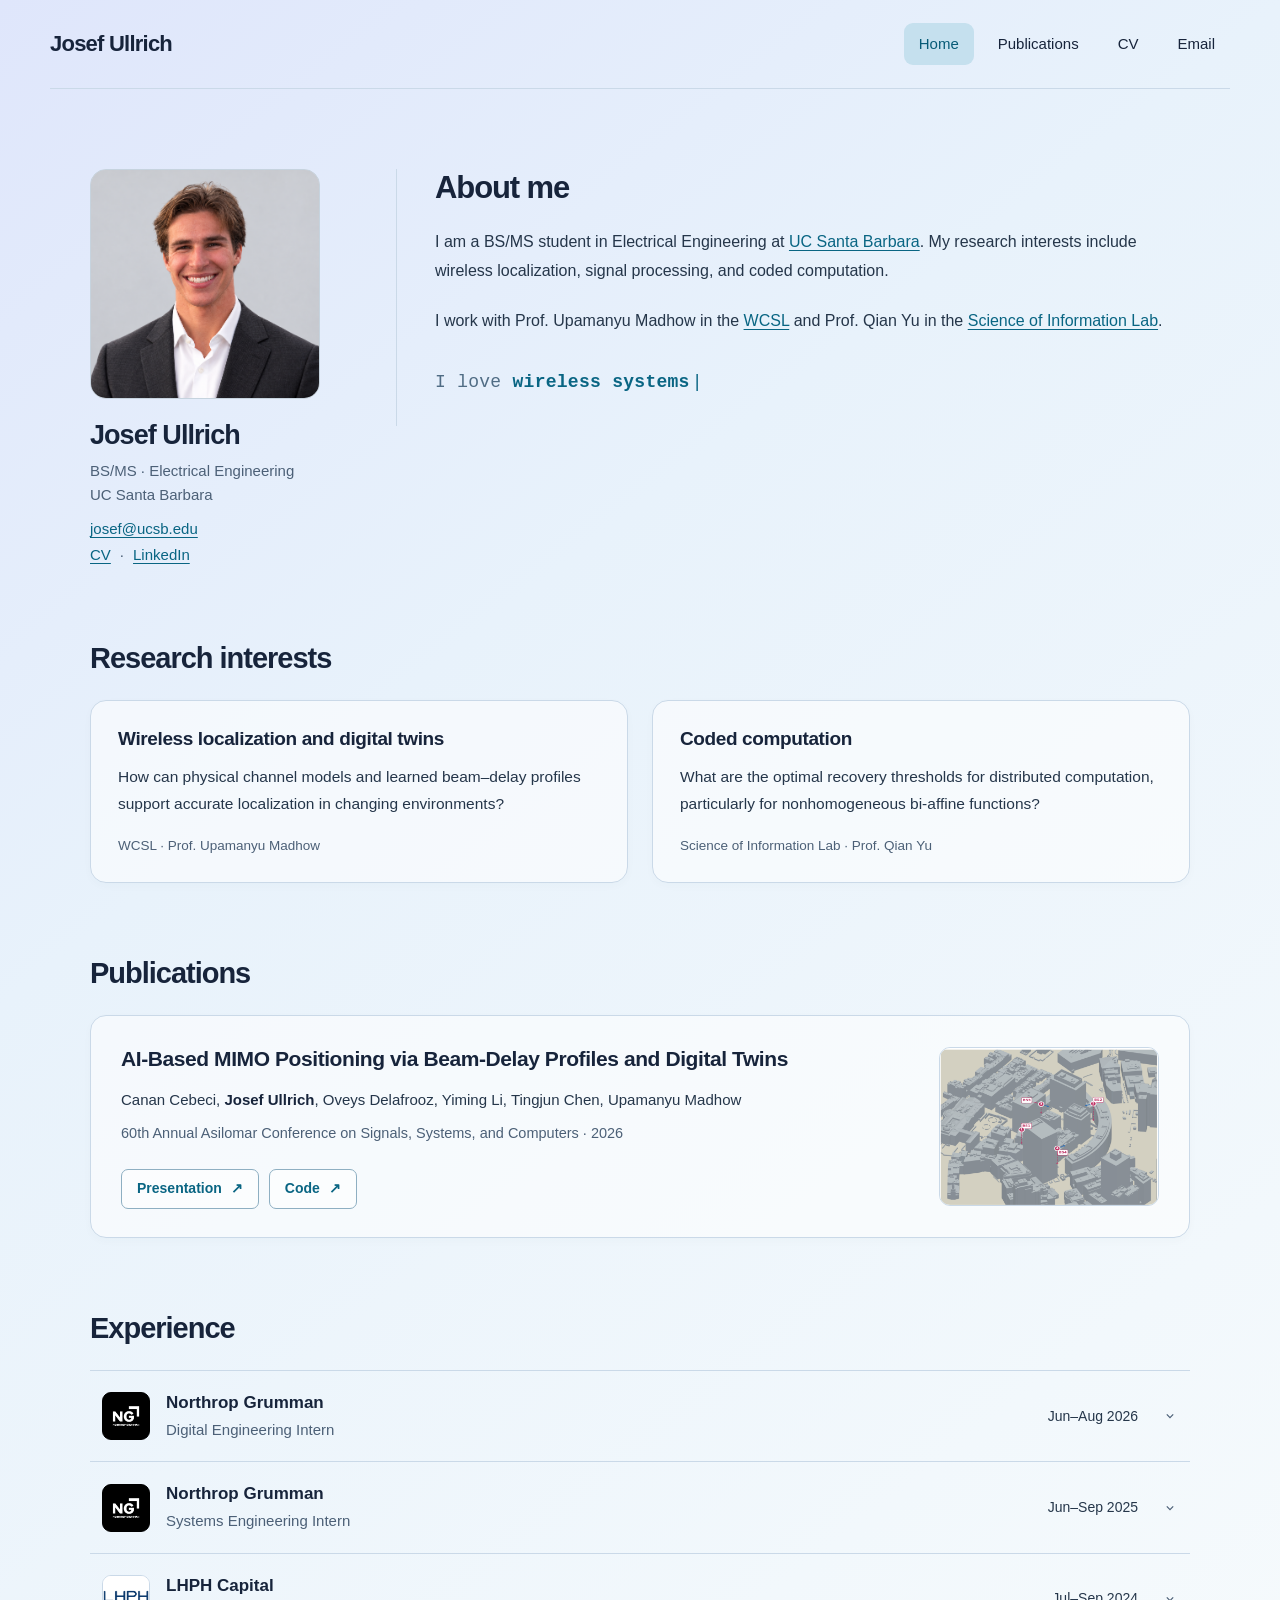
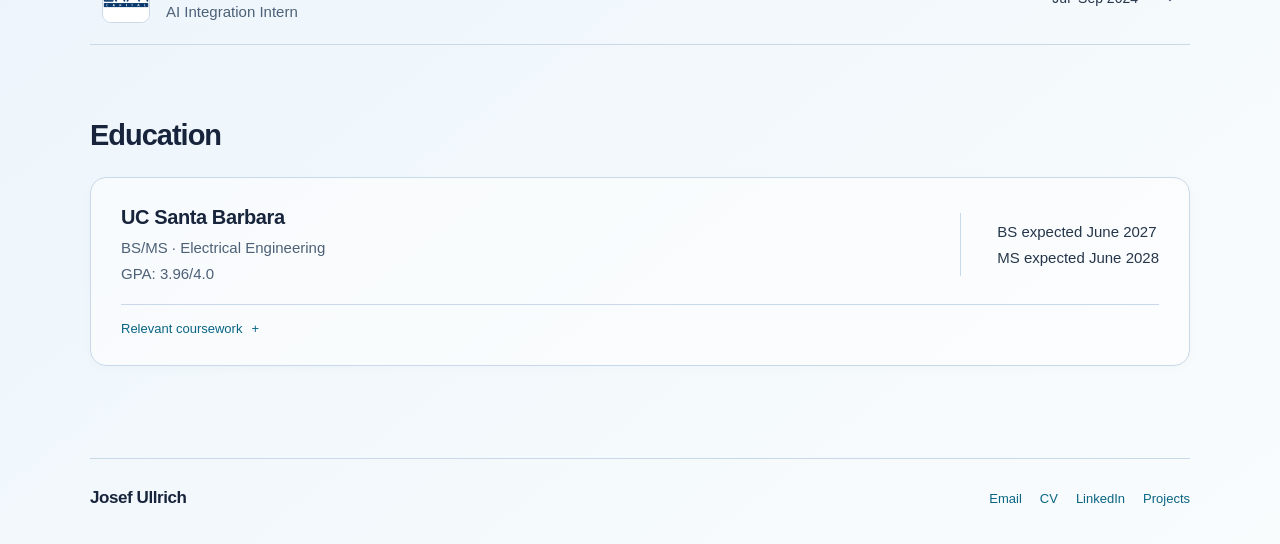
<file: index.html>
<!DOCTYPE html>
<html lang="en">
<head>
  <meta charset="UTF-8" />
  <meta name="viewport" content="width=device-width, initial-scale=1" />
  <meta name="theme-color" content="#e3ecfa" />
  <title>Josef Ullrich | Electrical Engineering</title>
  <meta name="description" content="Josef Ullrich is a BS/MS student in Electrical Engineering at UC Santa Barbara, researching wireless localization, signal processing, and coded computation." />
  <meta name="author" content="Josef Ullrich" />
  <link rel="canonical" href="https://josefullrich.com/" />
  <link rel="icon" type="image/svg+xml" href="assets/favicon.svg" />
  <meta property="og:type" content="website" />
  <meta property="og:site_name" content="Josef Ullrich" />
  <meta property="og:title" content="Josef Ullrich | Electrical Engineering" />
  <meta property="og:description" content="Josef Ullrich is a BS/MS student in Electrical Engineering at UC Santa Barbara, researching wireless localization, signal processing, and coded computation." />
  <meta property="og:url" content="https://josefullrich.com/" />
  <meta property="og:image" content="https://josefullrich.com/assets/headshot-lighter.png" />
  <meta property="og:image:alt" content="Josef Ullrich" />
  <meta name="twitter:card" content="summary" />
  <meta name="twitter:title" content="Josef Ullrich | Electrical Engineering" />
  <meta name="twitter:description" content="Josef Ullrich is a BS/MS student in Electrical Engineering at UC Santa Barbara, researching wireless localization, signal processing, and coded computation." />
  <meta name="twitter:image" content="https://josefullrich.com/assets/headshot-lighter.png" />
  <link rel="stylesheet" href="styles.css?v=20261117-4" />
  <script src="script.js?v=20261117-2" defer></script>
</head>
<body>
  <a class="skip-link" href="#main">Skip to content</a>
  <header class="site-header">
    <div class="site-header-inner">
      <a class="wordmark" href="./">Josef Ullrich</a>
      <nav class="site-nav" aria-label="Main navigation">
        <a href="./" aria-current="page">Home</a>
        <a href="publications.html">Publications</a>
        <a href="assets/resume.pdf" target="_blank" rel="noopener">CV</a>
        <a href="mailto:josef@ucsb.edu">Email</a>
      </nav>
    </div>
  </header>

  <main id="main" class="container home-content">
    <section class="introduction" id="about" aria-labelledby="about-heading">
      <div class="profile">
        <div class="portrait-frame">
          <img class="portrait" src="assets/headshot-lighter.png" width="1254" height="1254" alt="Josef Ullrich" fetchpriority="high" />
        </div>
        <div class="profile-copy">
          <h1>Josef Ullrich</h1>
          <p class="profile-affiliation">BS/MS &middot; Electrical Engineering<br />UC Santa Barbara</p>
          <a class="profile-email" href="mailto:josef@ucsb.edu">josef@ucsb.edu</a>
          <div class="profile-links">
            <a href="assets/resume.pdf" target="_blank" rel="noopener">CV</a>
            <span aria-hidden="true">&middot;</span>
            <a href="https://www.linkedin.com/in/josefullrich/" target="_blank" rel="noopener">LinkedIn</a>
          </div>
        </div>
      </div>
      <div class="biography">
        <h2 id="about-heading">About me</h2>
        <p>I am a BS/MS student in Electrical Engineering at <a href="https://engineering.ucsb.edu/">UC Santa Barbara</a>. My research interests include wireless localization, signal processing, and coded computation.</p>
        <p>I work with Prof. Upamanyu Madhow in the <a href="https://wcsl.ece.ucsb.edu/">WCSL</a> and Prof. Qian Yu in the <a href="https://sil.ece.ucsb.edu/">Science of Information Lab</a>.</p>
        <p class="interests-line">
          <span class="sr-only">I love wireless systems, surfing, signal processing, chess, integrated sensing and communications, and coded computation.</span>
          <span aria-hidden="true">I love <span class="typed-interest" data-typing>wireless systems</span><span class="typing-cursor">|</span></span>
        </p>
      </div>
    </section>

    <section class="home-section" id="research" aria-labelledby="research-heading">
      <h2 id="research-heading">Research interests</h2>
      <div class="research-grid">
        <article class="interest-card">
          <h3>Wireless localization and digital twins</h3>
          <p>How can physical channel models and learned beam–delay profiles support accurate localization in changing environments?</p>
          <p class="interest-affiliation">WCSL &middot; Prof. Upamanyu Madhow</p>
        </article>
        <article class="interest-card">
          <h3>Coded computation</h3>
          <p>What are the optimal recovery thresholds for distributed computation, particularly for nonhomogeneous bi-affine functions?</p>
          <p class="interest-affiliation">Science of Information Lab &middot; Prof. Qian Yu</p>
        </article>
      </div>
    </section>

    <section class="home-section" id="publications" aria-labelledby="publications-heading">
      <h2 id="publications-heading">Publications</h2>
      <article class="publication-card publication-with-image" aria-labelledby="mimo-title">
        <div class="publication-copy">
          <h3 id="mimo-title">AI-Based MIMO Positioning via Beam-Delay Profiles and Digital Twins</h3>
          <p class="publication-authors">Canan Cebeci, <strong>Josef Ullrich</strong>, Oveys Delafrooz, Yiming Li, Tingjun Chen, Upamanyu Madhow</p>
          <p class="publication-venue">60th Annual Asilomar Conference on Signals, Systems, and Computers &middot; 2026</p>
          <div class="publication-links">
            <a class="button" href="assets/pdfs/asilomar-2026-presentation.pdf" target="_blank" rel="noopener">Presentation <span aria-hidden="true">↗</span></a>
            <a class="button" href="https://github.com/WCSL-UCSB/digital-twin-based-positioning" target="_blank" rel="noopener">Code <span aria-hidden="true">↗</span></a>
          </div>
        </div>
        <img class="publication-image" src="assets/bostontwin-cambridge-layout.png" width="814" height="584" alt="Boston Cambridge digital twin with four labeled base stations among the buildings" loading="lazy" decoding="async" />
      </article>
    </section>

    <section class="home-section" id="experience" aria-labelledby="experience-heading">
      <h2 id="experience-heading">Experience</h2>
      <div class="experience-list">
      <details class="experience-entry">
        <summary>
          <span class="experience-heading">
            <img class="experience-logo experience-logo-northrop" src="assets/northropgrumman.png" width="48" height="48" alt="" loading="lazy" decoding="async" />
            <span class="experience-identity"><span class="experience-employer">Northrop Grumman</span><span class="experience-role">Digital Engineering Intern</span></span>
          </span>
          <span class="experience-date">Jun–Aug 2026</span>
          <svg class="disclosure-arrow" aria-hidden="true" viewBox="0 0 20 20" fill="none"><path d="m6 8 4 4 4-4" /></svg>
        </summary>
        <div class="experience-details"><ul>
                <li>Coded, tested, and debugged FPGA verification modules.</li>
                <li>Translated verification requirements into sequence diagrams, outlining specific OSVVM calls and messages between verification components.</li>
                <li>Adhered to strict coding standards and documentation requirements in preparation for an ICDR (Internal Critical Design Review).</li>
              </ul></div>
      </details>
      <details class="experience-entry">
        <summary>
          <span class="experience-heading">
            <img class="experience-logo experience-logo-northrop" src="assets/northropgrumman.png" width="48" height="48" alt="" loading="lazy" decoding="async" />
            <span class="experience-identity"><span class="experience-employer">Northrop Grumman</span><span class="experience-role">Systems Engineering Intern</span></span>
          </span>
          <span class="experience-date">Jun–Sep 2025</span>
          <svg class="disclosure-arrow" aria-hidden="true" viewBox="0 0 20 20" fill="none"><path d="m6 8 4 4 4-4" /></svg>
        </summary>
        <div class="experience-details"><ul>
                <li>Reviewed redlined engineering drawings for errors, working closely with the engineering team.</li>
                <li>Designed, tested, and installed toolbox cutouts for the manufacturing floor, improving efficiency and reducing lost tools.</li>
                <li>Gained exposure to professional manufacturing, workplace communication, and defense workflows.</li>
              </ul></div>
      </details>
      <details class="experience-entry">
        <summary>
          <span class="experience-heading">
            <img class="experience-logo" src="assets/lhph.png" width="48" height="48" alt="" loading="lazy" decoding="async" />
            <span class="experience-identity"><span class="experience-employer">LHPH Capital</span><span class="experience-role">AI Integration Intern</span></span>
          </span>
          <span class="experience-date">Jul–Sep 2024</span>
          <svg class="disclosure-arrow" aria-hidden="true" viewBox="0 0 20 20" fill="none"><path d="m6 8 4 4 4-4" /></svg>
        </summary>
        <div class="experience-details"><ul>
                <li>Implemented an AI-powered chatbot using Microsoft Azure OpenAI within the company&rsquo;s React web application, enabling secure access to proprietary data.</li>
                <li>Integrated ChatGPT into company workflows to support AI-driven insights and streamline business processes.</li>
              </ul></div>
      </details>
      </div>
    </section>

    <section class="home-section" id="education" aria-labelledby="education-heading">
      <h2 id="education-heading">Education</h2>
      <article class="education-card">
        <div class="education-summary">
          <div>
            <h3>UC Santa Barbara</h3>
            <p>BS/MS &middot; Electrical Engineering</p>
            <p>GPA: 3.96/4.0</p>
          </div>
          <div class="education-dates">
            <p>BS expected June 2027</p>
            <p>MS expected June 2028</p>
          </div>
        </div>
        <details class="coursework">
          <summary>Relevant coursework</summary>
          <div class="coursework-content">
<details class="coursework-group">
                <summary>Wireless Communications &amp; Signal Processing</summary>
                <ul>
                  <li>ECE 146A (Digital Communication Fundamentals) &mdash; A</li>
                  <li>ECE 146B (Wireless Communication Systems Design) &mdash; A</li>
                  <li>ECE 148 (Applications of Signal Analysis and Processing) &mdash; A+</li>
                  <li>ECE 130A (Continuous-Time Signal Analysis and Processing) &mdash; B+</li>
                  <li>ECE 130B (Discrete-Time Signal Analysis and Processing) &mdash; A-</li>
                  <li>ECE 134 (Fields and Waves) &mdash; A</li>
                </ul>
              </details>

              <details class="coursework-group">
                <summary>Digital Systems, Circuits &amp; Hardware</summary>
                <ul>
                  <li>ECE 152A (Digital Design Principles) &mdash; A+</li>
                  <li>ECE 153B (Sensor and Peripheral Interface Design) &mdash; A</li>
                  <li>ECE 15A (Fundamentals of Logic Design) &mdash; A</li>
                  <li>ECE 10A&ndash;C (Analog and Digital Circuits &amp; Systems) &mdash; A+, A, A</li>
                  <li>ECE 10AL&ndash;CL (Circuits &amp; Systems Laboratory Sequence) &mdash; A+, A, A</li>
                </ul>
              </details>

              <details class="coursework-group">
                <summary>Mathematical Foundations</summary>
                <ul>
                  <li>ECE 139 (Probability and Statistics) &mdash; A+</li>
                  <li>ECE 130C (Applied Linear Algebra) &mdash; A</li>
                  <li>ECE 133 (Optimization and Learning) &mdash; A</li>
                  <li>ECE 149 (Game Theory for Networked Systems) &mdash; A</li>
                  <li>MATH 4A (Linear Algebra) &mdash; A+</li>
                  <li>MATH 4B (Differential Equations) &mdash; A</li>
                  <li>MATH 6A (Vector Calculus I) &mdash; A</li>
                  <li>MATH 6B (Vector Calculus II) &mdash; A+</li>
                </ul>
              </details>
          </div>
        </details>
      </article>
    </section>
  </main>
  <footer class="site-footer container">
    <a class="footer-name" href="./">Josef Ullrich</a>
    <nav aria-label="Footer navigation">
      <a href="mailto:josef@ucsb.edu">Email</a>
      <a href="assets/resume.pdf" target="_blank" rel="noopener">CV</a>
      <a href="https://www.linkedin.com/in/josefullrich/" target="_blank" rel="noopener">LinkedIn</a>
      <a href="projects.html">Projects</a>
    </nav>
  </footer>
</body>
</html>
</file>
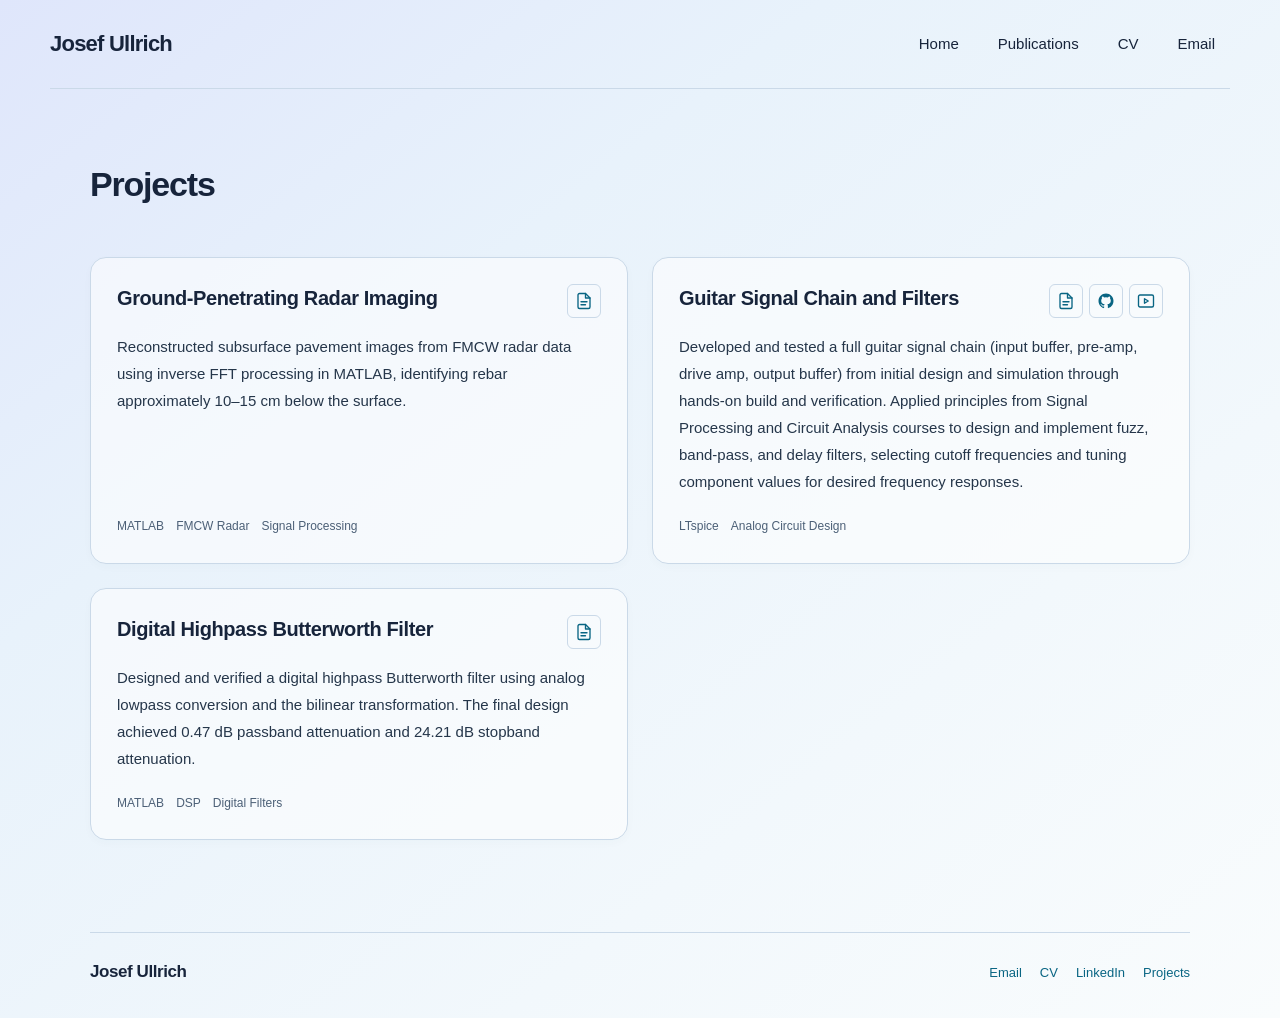
<file: projects.html>
<!DOCTYPE html>
<html lang="en">
<head>
  <meta charset="UTF-8" />
  <meta name="viewport" content="width=device-width, initial-scale=1" />
  <meta name="theme-color" content="#e3ecfa" />
  <title>Projects | Josef Ullrich</title>
  <meta name="description" content="Selected electrical engineering projects by Josef Ullrich: radar imaging, analog circuits, and digital filters." />
  <meta name="author" content="Josef Ullrich" />
  <link rel="canonical" href="https://josefullrich.com/projects.html" />
  <link rel="icon" type="image/svg+xml" href="assets/favicon.svg" />
  <meta property="og:type" content="website" />
  <meta property="og:site_name" content="Josef Ullrich" />
  <meta property="og:title" content="Projects | Josef Ullrich" />
  <meta property="og:description" content="Selected electrical engineering projects by Josef Ullrich: radar imaging, analog circuits, and digital filters." />
  <meta property="og:url" content="https://josefullrich.com/projects.html" />
  <meta property="og:image" content="https://josefullrich.com/assets/headshot-lighter.png" />
  <meta property="og:image:alt" content="Josef Ullrich" />
  <meta name="twitter:card" content="summary" />
  <meta name="twitter:title" content="Projects | Josef Ullrich" />
  <meta name="twitter:description" content="Selected electrical engineering projects by Josef Ullrich: radar imaging, analog circuits, and digital filters." />
  <meta name="twitter:image" content="https://josefullrich.com/assets/headshot-lighter.png" />
  <link rel="stylesheet" href="styles.css?v=20261117-4" />
  <script src="script.js?v=20261117-2" defer></script>
</head>
<body>
  <a class="skip-link" href="#main">Skip to content</a>
  <header class="site-header">
    <div class="site-header-inner">
      <a class="wordmark" href="./">Josef Ullrich</a>
      <nav class="site-nav" aria-label="Main navigation">
        <a href="./">Home</a>
        <a href="publications.html">Publications</a>
        <a href="assets/resume.pdf" target="_blank" rel="noopener">CV</a>
        <a href="mailto:josef@ucsb.edu">Email</a>
      </nav>
    </div>
  </header>

  <main id="main" class="container document-content">
    <div class="page-intro"><h1>Projects</h1></div>
<section id="projects" aria-label="Project list">


        <div class="project-grid">
          <article class="project-card">
            <div class="project-card-heading">
              <div>
                <h3>Ground-Penetrating Radar Imaging</h3>
              </div>
              <a
                class="project-pdf-button"
                href="assets/pdfs/ground-penetrating-radar.pdf"
                download="ground-penetrating-radar.pdf"
                aria-label="Download the Ground-Penetrating Radar Imaging project PDF"
                title="Download project PDF"
              >
                <svg aria-hidden="true" viewBox="0 0 24 24" fill="none" stroke="currentColor" stroke-width="1.8" stroke-linecap="round" stroke-linejoin="round">
                  <path d="M14 2H6a2 2 0 0 0-2 2v16a2 2 0 0 0 2 2h12a2 2 0 0 0 2-2V8z"/>
                  <path d="M14 2v6h6M8 13h8M8 17h6"/>
                </svg>
              </a>
            </div>
            <p class="project-card-description">
              Reconstructed subsurface pavement images from FMCW radar data using inverse FFT
              processing in MATLAB, identifying rebar approximately 10&ndash;15 cm below the surface.
            </p>
            <div class="tags">
              <span class="tag">MATLAB</span>
              <span class="tag">FMCW Radar</span>
              <span class="tag">Signal Processing</span>
            </div>
          </article>

          <article class="project-card">
            <div class="project-card-heading">
              <div>
                <h3>Guitar Signal Chain and Filters</h3>
              </div>
              <div class="project-card-actions" role="group" aria-label="Guitar Signal Chain and Filters project links">
                <a
                  class="project-pdf-button"
                  href="https://drive.google.com/file/d/1m3yyWG97sLoY01PakV-pX5V3QMYi_n5y/view?usp=sharing"
                  target="_blank"
                  rel="noopener"
                  aria-label="View the Guitar Signal Chain and Filters paper"
                  title="View paper"
                >
                  <svg aria-hidden="true" viewBox="0 0 24 24" fill="none" stroke="currentColor" stroke-width="1.8" stroke-linecap="round" stroke-linejoin="round">
                    <path d="M14 2H6a2 2 0 0 0-2 2v16a2 2 0 0 0 2 2h12a2 2 0 0 0 2-2V8z"/>
                    <path d="M14 2v6h6M8 13h8M8 17h6"/>
                  </svg>
                </a>
                <a
                  class="project-pdf-button"
                  href="https://github.com/josefullrich1/Guitar-Signal-Chain-and-Filters"
                  target="_blank"
                  rel="noopener"
                  aria-label="View the Guitar Signal Chain and Filters circuits on GitHub"
                  title="View circuits on GitHub"
                >
                  <svg aria-hidden="true" viewBox="0 0 24 24" fill="currentColor">
                    <path d="M12 2C6.477 2 2 6.477 2 12c0 4.42 2.865 8.167 6.839 9.489.5.092.682-.217.682-.48 0-.237-.008-.868-.013-1.703-2.782.605-3.369-1.342-3.369-1.342-.455-1.156-1.11-1.464-1.11-1.464-.91-.622.069-.609.069-.609 1.004.07 1.532 1.03 1.532 1.03.892 1.529 2.341 1.087 2.91.831.091-.646.35-1.087.636-1.337-2.221-.253-4.555-1.111-4.555-4.943 0-1.092.39-1.984 1.029-2.683-.103-.253-.446-1.269.098-2.645 0 0 .84-.269 2.75 1.025A9.564 9.564 0 0 1 12 6.844a9.59 9.59 0 0 1 2.504.337c1.909-1.294 2.747-1.025 2.747-1.025.546 1.376.202 2.392.1 2.645.64.699 1.028 1.591 1.028 2.683 0 3.842-2.337 4.687-4.566 4.935.359.309.678.919.678 1.852 0 1.337-.012 2.416-.012 2.744 0 .266.18.577.688.479A10.004 10.004 0 0 0 22 12c0-5.523-4.477-10-10-10Z"/>
                  </svg>
                </a>
                <a
                  class="project-pdf-button"
                  href="https://drive.google.com/drive/folders/1pUM6McadZK6jp-Q_NMeijgBzVHkA-kqZ?usp=sharing"
                  target="_blank"
                  rel="noopener"
                  aria-label="View the Guitar Signal Chain and Filters demonstration videos"
                  title="View demonstration"
                >
                  <svg aria-hidden="true" viewBox="0 0 24 24" fill="none" stroke="currentColor" stroke-width="1.8" stroke-linecap="round" stroke-linejoin="round">
                    <rect x="2" y="4" width="20" height="16" rx="2"/>
                    <path d="m10 9 5 3-5 3Z"/>
                  </svg>
                </a>
              </div>
            </div>
            <p class="project-card-description">
              Developed and tested a full guitar signal chain (input buffer, pre-amp, drive amp,
              output buffer) from initial design and simulation through hands-on build and verification.
              Applied principles from Signal Processing and Circuit Analysis courses to design and
              implement fuzz, band-pass, and delay filters, selecting cutoff frequencies and tuning
              component values for desired frequency responses.
            </p>
            <div class="tags">
              <span class="tag">LTspice</span>
              <span class="tag">Analog Circuit Design</span>
            </div>
          </article>

          <article class="project-card">
            <div class="project-card-heading">
              <div>
                <h3>Digital Highpass Butterworth Filter</h3>
              </div>
              <a
                class="project-pdf-button"
                href="assets/pdfs/butterworth-filter.pdf"
                download="butterworth-filter.pdf"
                aria-label="Download the Digital Highpass Butterworth Filter project PDF"
                title="Download project PDF"
              >
                <svg aria-hidden="true" viewBox="0 0 24 24" fill="none" stroke="currentColor" stroke-width="1.8" stroke-linecap="round" stroke-linejoin="round">
                  <path d="M14 2H6a2 2 0 0 0-2 2v16a2 2 0 0 0 2 2h12a2 2 0 0 0 2-2V8z"/>
                  <path d="M14 2v6h6M8 13h8M8 17h6"/>
                </svg>
              </a>
            </div>
            <p class="project-card-description">
              Designed and verified a digital highpass Butterworth filter using analog lowpass
              conversion and the bilinear transformation. The final design achieved 0.47 dB
              passband attenuation and 24.21 dB stopband attenuation.
            </p>
            <div class="tags">
              <span class="tag">MATLAB</span>
              <span class="tag">DSP</span>
              <span class="tag">Digital Filters</span>
            </div>
          </article>
        </div>
      </section>
  </main>
  <footer class="site-footer container">
    <a class="footer-name" href="./">Josef Ullrich</a>
    <nav aria-label="Footer navigation">
      <a href="mailto:josef@ucsb.edu">Email</a>
      <a href="assets/resume.pdf" target="_blank" rel="noopener">CV</a>
      <a href="https://www.linkedin.com/in/josefullrich/" target="_blank" rel="noopener">LinkedIn</a>
      <a href="projects.html">Projects</a>
    </nav>
  </footer>
</body>
</html>
</file>
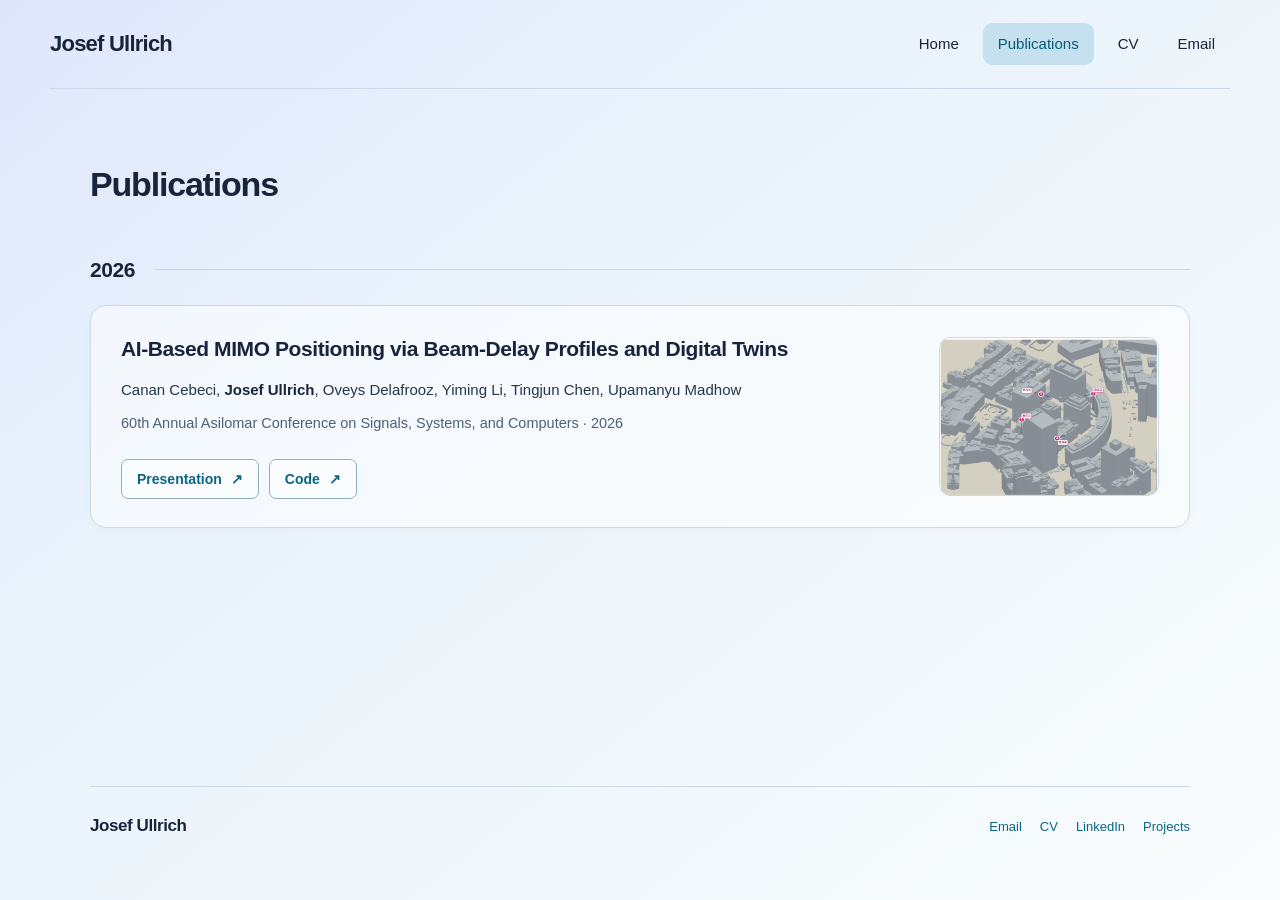
<file: publications.html>
<!DOCTYPE html>
<html lang="en">
<head>
  <meta charset="UTF-8" />
  <meta name="viewport" content="width=device-width, initial-scale=1" />
  <meta name="theme-color" content="#e3ecfa" />
  <title>Publications | Josef Ullrich</title>
  <meta name="description" content="Publications and presentations by Josef Ullrich, a BS/MS student in Electrical Engineering at UC Santa Barbara." />
  <meta name="author" content="Josef Ullrich" />
  <link rel="canonical" href="https://josefullrich.com/publications.html" />
  <link rel="icon" type="image/svg+xml" href="assets/favicon.svg" />
  <meta property="og:type" content="website" />
  <meta property="og:site_name" content="Josef Ullrich" />
  <meta property="og:title" content="Publications | Josef Ullrich" />
  <meta property="og:description" content="Publications and presentations by Josef Ullrich, a BS/MS student in Electrical Engineering at UC Santa Barbara." />
  <meta property="og:url" content="https://josefullrich.com/publications.html" />
  <meta property="og:image" content="https://josefullrich.com/assets/headshot-lighter.png" />
  <meta property="og:image:alt" content="Josef Ullrich" />
  <meta name="twitter:card" content="summary" />
  <meta name="twitter:title" content="Publications | Josef Ullrich" />
  <meta name="twitter:description" content="Publications and presentations by Josef Ullrich, a BS/MS student in Electrical Engineering at UC Santa Barbara." />
  <meta name="twitter:image" content="https://josefullrich.com/assets/headshot-lighter.png" />
  <link rel="stylesheet" href="styles.css?v=20261117-4" />
  <script src="script.js?v=20261117-2" defer></script>
</head>
<body>
  <a class="skip-link" href="#main">Skip to content</a>
  <header class="site-header">
    <div class="site-header-inner">
      <a class="wordmark" href="./">Josef Ullrich</a>
      <nav class="site-nav" aria-label="Main navigation">
        <a href="./">Home</a>
        <a href="publications.html" aria-current="page">Publications</a>
        <a href="assets/resume.pdf" target="_blank" rel="noopener">CV</a>
        <a href="mailto:josef@ucsb.edu">Email</a>
      </nav>
    </div>
  </header>

  <main id="main" class="container document-content">
    <div class="page-intro">
      <h1>Publications</h1>
    </div>
    <section aria-labelledby="publication-year">
      <div class="year-heading"><h2 id="publication-year">2026</h2></div>
      <article class="publication-card publication-with-image" aria-labelledby="mimo-title">
        <div class="publication-copy">
          <h3 id="mimo-title">AI-Based MIMO Positioning via Beam-Delay Profiles and Digital Twins</h3>
          <p class="publication-authors">Canan Cebeci, <strong>Josef Ullrich</strong>, Oveys Delafrooz, Yiming Li, Tingjun Chen, Upamanyu Madhow</p>
          <p class="publication-venue">60th Annual Asilomar Conference on Signals, Systems, and Computers &middot; 2026</p>
          <div class="publication-links">
            <a class="button" href="assets/pdfs/asilomar-2026-presentation.pdf" target="_blank" rel="noopener">Presentation <span aria-hidden="true">↗</span></a>
            <a class="button" href="https://github.com/WCSL-UCSB/digital-twin-based-positioning" target="_blank" rel="noopener">Code <span aria-hidden="true">↗</span></a>
          </div>
        </div>
        <img class="publication-image" src="assets/bostontwin-cambridge-layout.png" width="814" height="584" alt="Boston Cambridge digital twin with four labeled base stations among the buildings" loading="lazy" decoding="async" />
      </article>
    </section>
  </main>
  <footer class="site-footer container">
    <a class="footer-name" href="./">Josef Ullrich</a>
    <nav aria-label="Footer navigation">
      <a href="mailto:josef@ucsb.edu">Email</a>
      <a href="assets/resume.pdf" target="_blank" rel="noopener">CV</a>
      <a href="https://www.linkedin.com/in/josefullrich/" target="_blank" rel="noopener">LinkedIn</a>
      <a href="projects.html">Projects</a>
    </nav>
  </footer>
</body>
</html>
</file>
<file: styles.css>
/* Josef Ullrich — a small, static academic website. */
:root {
  color-scheme: light;
  --ink: #17243b;
  --text: #25364a;
  --muted: #4c6077;
  --accent: #096583;
  --accent-hover: #074960;
  --line: #cad9e8;
  --card: rgba(255, 255, 255, 0.57);
  --radius: 16px;
  --content-width: 1100px;
}

* { box-sizing: border-box; }
html { scroll-behavior: smooth; scroll-padding-top: 28px; }
body {
  margin: 0;
  min-height: 100vh;
  background: linear-gradient(142deg, #dfe6fb 0%, #e8f2fb 32%, #f2f8fc 70%, #f9fcfd 100%);
  color: var(--text);
  font-family: Arial, Helvetica, sans-serif;
  font-size: 16px;
  line-height: 1.65;
  -webkit-font-smoothing: antialiased;
}

h1, h2, h3, p, figure { margin: 0; }
h1, h2, h3 { color: var(--ink); }
h1, h2 { letter-spacing: -0.035em; }
h1 { font-size: 32px; line-height: 1.2; }
h2 { font-size: 29px; line-height: 1.25; }
h3 { font-size: 20px; letter-spacing: -0.02em; line-height: 1.4; }
a { color: var(--accent); text-decoration-thickness: 1px; text-underline-offset: 3px; }
a:hover { color: var(--accent-hover); }
a:focus-visible, summary:focus-visible {
  outline: 2px solid var(--accent);
  outline-offset: 5px;
  border-radius: 3px;
}
button, summary, a { -webkit-tap-highlight-color: transparent; }
img { display: block; max-width: 100%; height: auto; }
svg { display: block; }
.container { width: min(var(--content-width), calc(100% - 80px)); margin-inline: auto; }
.sr-only {
  position: absolute;
  width: 1px;
  height: 1px;
  padding: 0;
  margin: -1px;
  overflow: hidden;
  clip-path: inset(50%);
  white-space: nowrap;
  border: 0;
}
.skip-link {
  position: absolute;
  z-index: 10;
  top: 10px;
  left: 16px;
  padding: 8px 16px;
  background: white;
  border-radius: 6px;
  transform: translateY(-180%);
}
.skip-link:focus { transform: translateY(0); }

/* A quiet header, shared by all pages. */
.site-header { padding-inline: 32px; }
.site-header-inner {
  display: flex;
  align-items: center;
  justify-content: space-between;
  gap: 28px;
  max-width: 1180px;
  min-height: 89px;
  margin-inline: auto;
  border-bottom: 1px solid var(--line);
}
.wordmark { color: var(--ink); font-size: 22px; font-weight: 700; letter-spacing: -0.035em; text-decoration: none; white-space: nowrap; }
.site-nav { display: flex; align-items: center; gap: 9px; }
.site-nav a {
  display: inline-flex;
  align-items: center;
  justify-content: center;
  min-height: 42px;
  padding: 5px 15px;
  color: var(--ink);
  font-size: 15px;
  border-radius: 9px;
  text-decoration: none;
  transition: color 150ms ease, background-color 150ms ease;
}
.site-nav a:hover { color: var(--accent); background: rgba(255, 255, 255, 0.4); }
.site-nav a[aria-current="page"] { color: #075b77; background: #c5e0ee; }

/* Keep the portrait as a real image, clipped by the frame rather than edited. */
.home-content { padding-top: 80px; }
.introduction {
  display: grid;
  grid-template-columns: 244px minmax(0, 1fr);
  gap: 62px;
  align-items: start;
}
.profile { min-width: 0; }
.portrait-frame {
  width: 230px;
  aspect-ratio: 1;
  overflow: hidden;
  border: 1px solid #c6d3de;
  border-radius: var(--radius);
  background: #d8dce1;
}
.portrait {
  width: 100%;
  height: 100%;
  object-fit: cover;
  transform: translateY(7%) scale(1.16);
}
.profile h1 { margin-top: 20px; margin-bottom: 8px; font-size: 27px; }
.profile-affiliation { color: var(--muted); font-size: 15px; line-height: 1.6; }
.profile-email { display: inline-block; margin-top: 10px; font-size: 15px; }
.profile-links { display: flex; align-items: baseline; gap: 9px; font-size: 15px; }
.profile-links > span { color: var(--muted); }
.biography { padding-left: 38px; border-left: 1px solid var(--line); min-width: 0; }
.biography h2 { margin: 0 0 20px; font-size: 31px; }
.biography > p:not(.interests-line) { margin-bottom: 22px; line-height: 1.8; }
.interests-line {
  margin-top: 32px;
  min-height: 3.2em;
  color: #506c84;
  font-family: ui-monospace, SFMono-Regular, Menlo, Consolas, monospace;
  font-size: 18px;
  letter-spacing: 0.015em;
  line-height: 1.6;
}
.typed-interest { color: var(--accent); font-weight: 600; }
.typing-cursor { display: inline-block; color: var(--accent); margin-left: 2px; animation: blink 1.1s step-end infinite; }
@keyframes blink { 0%, 48% { opacity: 1; } 49%, 100% { opacity: 0; } }

/* Research questions and paper records have distinct, consistent roles. */
.home-section { margin-top: 72px; scroll-margin-top: 32px; }
.home-section > h2 { margin-bottom: 24px; }
.research-grid { display: grid; grid-template-columns: repeat(2, minmax(0, 1fr)); gap: 24px; }
.interest-card, .publication-card, .education-card, .project-card {
  min-width: 0;
  border: 1px solid var(--line);
  border-radius: var(--radius);
  background: var(--card);
  box-shadow: 0 3px 10px rgba(39, 70, 103, 0.025);
}
.interest-card { display: flex; flex-direction: column; padding: 25px 27px; }
.interest-card h3 { margin-bottom: 12px; font-size: 19px; }
.interest-card > p:not(.interest-affiliation) { font-size: 15.5px; line-height: 1.7; margin-bottom: 18px; }
.interest-card .interest-affiliation { margin-top: auto; color: var(--muted); font-size: 13.5px; line-height: 1.6; }
.publication-card { padding: 28px 30px; }
.publication-with-image {
  display: grid;
  grid-template-columns: minmax(0, 1fr) 220px;
  align-items: center;
  gap: 32px;
}
.publication-copy { min-width: 0; }
.publication-image { width: 100%; height: auto; border: 1px solid var(--line); border-radius: 11px; }
.publication-card + .publication-card { margin-top: 24px; }
.publication-card h3 { font-size: 21px; line-height: 1.45; margin-bottom: 12px; }
.publication-authors { font-size: 15px; line-height: 1.8; }
.publication-authors strong { color: var(--ink); }
.publication-venue { margin-top: 8px; color: var(--muted); font-size: 14.5px; line-height: 1.7; }
.publication-links { display: flex; flex-wrap: wrap; gap: 10px; margin-top: 23px; }
.button {
  display: inline-flex;
  justify-content: center;
  align-items: center;
  gap: 9px;
  min-height: 40px;
  padding: 6px 15px;
  border: 1px solid #8eafc2;
  border-radius: 7px;
  color: var(--accent);
  background: rgba(255, 255, 255, 0.46);
  font-size: 14px;
  font-weight: 600;
  text-decoration: none;
  transition: background-color 150ms ease, border-color 150ms ease;
}
.button:hover { color: var(--accent-hover); border-color: var(--accent); background: #e5f1f8; }

/* Optional detail uses native disclosure: keyboard support and no JS dependency. */
.experience-list { border-top: 1px solid var(--line); }
.experience-entry { border-bottom: 1px solid var(--line); }
.experience-entry > summary {
  display: grid;
  grid-template-columns: minmax(0, 1fr) auto 16px;
  gap: 24px;
  align-items: center;
  padding: 19px 12px;
  list-style: none;
  border-radius: 7px;
  cursor: pointer;
  transition: background-color 150ms ease;
}
summary::-webkit-details-marker { display: none; }
.experience-entry > summary:hover { background: rgba(255, 255, 255, 0.38); }
.experience-heading { display: flex; align-items: center; gap: 16px; min-width: 0; }
.experience-logo {
  flex: 0 0 48px;
  width: 48px;
  height: 48px;
  object-fit: contain;
  border: 1px solid var(--line);
  border-radius: 9px;
  background: white;
}
.experience-logo-northrop { background: #000; border-color: #000; }
.experience-identity { display: grid; gap: 2px; min-width: 0; }
.experience-employer { color: var(--ink); font-weight: 700; font-size: 17px; line-height: 1.5; }
.experience-role { color: var(--muted); font-size: 15px; }
.experience-date { font-size: 14px; white-space: nowrap; font-variant-numeric: tabular-nums; }
.disclosure-arrow { width: 16px; height: 16px; stroke: var(--muted); stroke-width: 1.5; transition: transform 150ms ease; }
details[open] > summary .disclosure-arrow { transform: rotate(180deg); }
.experience-details { padding: 0 48px 18px 76px; max-width: 82ch; color: var(--muted); font-size: 15px; }
.experience-details ul { padding-left: 20px; margin: 0; }
.experience-details li + li { margin-top: 6px; }
.education-card { padding: 25px 30px; }
.education-summary { display: grid; grid-template-columns: minmax(0, 1fr) auto; align-items: center; gap: 40px; }
.education-summary h3 { margin-bottom: 4px; }
.education-summary p { font-size: 15px; color: var(--muted); line-height: 1.7; }
.education-dates { border-left: 1px solid var(--line); padding: 6px 0 6px 36px; }
.education-dates p { color: var(--text); }
.coursework { margin-top: 18px; padding-top: 13px; border-top: 1px solid var(--line); }
.coursework summary { list-style: none; cursor: pointer; color: var(--accent); font-size: 13px; width: fit-content; }
.coursework > summary::after { content: '+'; margin-left: 9px; }
.coursework[open] > summary::after { content: '−'; }
.coursework-content { margin-top: 14px; }
.coursework-group { margin-top: 8px; }
.coursework-group summary { color: var(--text); font-weight: 600; font-size: 14px; padding-block: 4px; }
.coursework-group ul { font-size: 14px; padding-left: 21px; color: var(--muted); }
.coursework-group li + li { margin-top: 5px; }

.site-footer { display: flex; align-items: baseline; justify-content: space-between; gap: 24px; padding-block: 25px 32px; margin-top: 92px; border-top: 1px solid var(--line); }
.footer-name { color: var(--ink); text-decoration: none; font-weight: 700; font-size: 17px; letter-spacing: -0.025em; }
.site-footer nav { display: flex; flex-wrap: wrap; align-items: baseline; gap: 18px; font-size: 13px; }
.site-footer nav a { text-decoration: none; }
.site-footer nav a:hover { text-decoration: underline; }

/* Additional pages share the homepage's scale and palette. */
.document-content { padding-top: 75px; min-height: calc(100vh - 295px); }
.page-intro { margin-bottom: 52px; }
.page-intro h1 { font-size: 34px; }
.year-heading { display: flex; align-items: center; gap: 20px; margin-bottom: 22px; }
.year-heading h2 { font-size: 21px; letter-spacing: -0.02em; }
.year-heading::after { content: ''; height: 1px; flex: 1; background: var(--line); }
.project-grid { display: grid; grid-template-columns: repeat(2, minmax(0, 1fr)); gap: 24px; }
.project-card { display: flex; flex-direction: column; padding: 26px; }
.project-card-heading { display: flex; justify-content: space-between; gap: 20px; align-items: start; margin-bottom: 15px; }
.project-card h3 { font-size: 20px; }
.project-card-description { font-size: 15px; line-height: 1.8; }
.project-card-actions { display: flex; gap: 6px; }
.project-pdf-button { display: grid; place-items: center; flex-shrink: 0; width: 34px; height: 34px; border: 1px solid var(--line); border-radius: 6px; }
.project-pdf-button:hover { background: white; }
.project-pdf-button svg { width: 18px; height: 18px; }
.tags { display: flex; flex-wrap: wrap; gap: 6px 12px; padding-top: 22px; margin-top: auto; }
.tag { color: var(--muted); font-size: 12px; }

@media (max-width: 1000px) {
  .introduction { grid-template-columns: 210px minmax(0, 1fr); gap: 36px; }
  .portrait-frame { width: 205px; }
  .biography { padding-left: 30px; }
  .profile h1 { font-size: 25px; }
  .interest-card { padding: 24px; }
  .site-header-inner { max-width: var(--content-width); }
}

@media (max-width: 700px) {
  .container { width: calc(100% - 44px); }
  .site-header { padding-inline: 22px; }
  .site-header-inner { min-height: 0; padding-block: 22px 17px; flex-wrap: wrap; gap: 13px; }
  .wordmark { font-size: 21px; }
  .site-nav { width: 100%; gap: 6px; }
  .site-nav a { min-height: 40px; padding: 5px 13px; font-size: 14px; }
  .home-content { padding-top: 34px; }
  .introduction { grid-template-columns: 1fr; gap: 37px; }
  .profile { display: grid; grid-template-columns: 130px minmax(0, 1fr); gap: 23px; align-items: center; }
  .portrait-frame { width: 130px; border-radius: 13px; }
  .profile h1 { margin: 0 0 6px; font-size: 25px; }
  .profile-affiliation, .profile-email, .profile-links { font-size: 13px; }
  .profile-email { margin-top: 7px; }
  .biography { border-left: 0; padding-left: 0; }
  .biography h2 { font-size: 27px; margin-bottom: 16px; }
  .biography > p:not(.interests-line) { margin-bottom: 18px; line-height: 1.8; }
  .interests-line { margin-top: 23px; font-size: 17px; }
  .home-section { margin-top: 48px; }
  h2 { font-size: 26px; }
  .home-section > h2 { margin-bottom: 19px; }
  .research-grid { grid-template-columns: 1fr; gap: 16px; }
  .interest-card { padding: 23px 24px; }
  .interest-card h3 { font-size: 19px; }
  .interest-card > p:not(.interest-affiliation) { margin-bottom: 18px; }
  .publication-card { padding: 23px 24px; }
  .publication-with-image { grid-template-columns: 1fr; gap: 24px; }
  .publication-image { max-width: 280px; justify-self: center; }
  .publication-card h3 { font-size: 20px; }
  .publication-authors, .publication-venue { font-size: 14px; }
  .publication-links { margin-top: 19px; }
  .experience-entry > summary { padding: 17px 3px; grid-template-columns: minmax(0, 1fr) 16px; gap: 4px 14px; }
  .experience-heading { gap: 14px; }
  .experience-logo { flex-basis: 40px; width: 40px; height: 40px; border-radius: 7px; }
  .experience-employer { font-size: 16px; }
  .experience-role { font-size: 14px; }
  .experience-date { grid-row: 2; padding-left: 54px; font-size: 13px; color: var(--muted); }
  .disclosure-arrow { grid-row: 1 / 3; grid-column: 2; }
  .experience-details { padding: 3px 24px 19px 57px; font-size: 14px; }
  .education-card { padding: 23px 24px; }
  .education-summary { grid-template-columns: 1fr; gap: 18px; }
  .education-summary h3 { font-size: 20px; }
  .education-summary p { font-size: 14px; }
  .education-dates { padding: 16px 0 0; border-left: 0; border-top: 1px solid var(--line); }
  .site-footer { flex-direction: column; gap: 13px; margin-top: 62px; padding-block: 24px 30px; }
  .site-footer nav { gap: 20px; }
  .document-content { padding-top: 42px; }
  .page-intro { margin-bottom: 35px; }
  .page-intro h1 { font-size: 30px; }
  .project-grid { grid-template-columns: 1fr; gap: 18px; }
}

@media (max-width: 380px) {
  .profile { grid-template-columns: 105px minmax(0, 1fr); gap: 17px; }
  .portrait-frame { width: 105px; }
  .profile h1 { font-size: 23px; }
  .profile-affiliation, .profile-email, .profile-links { font-size: 12px; }
  .interests-line { font-size: 15px; }
  .site-nav { gap: 1px; }
  .site-nav a { padding-inline: 11px; }
  .publication-card, .interest-card, .education-card { padding-inline: 21px; }
}

@media (prefers-reduced-motion: reduce) {
  html { scroll-behavior: auto; }
  *, *::before, *::after { animation: none !important; transition: none !important; }
  .typing-cursor { display: none; }
}

@media print {
  body { background: white; font-size: 11pt; }
  .container { width: 100%; }
  .site-header, .site-footer, .skip-link, .interests-line { display: none; }
  .home-content, .document-content { padding-top: 0; }
  .home-section { margin-top: 28px; }
  .introduction { grid-template-columns: 175px 1fr; gap: 25px; }
  .portrait-frame { width: 155px; }
  .interest-card, .publication-card, .education-card, .experience-entry { break-inside: avoid; box-shadow: none; background: white; }
  .biography h2, .home-section h2 { font-size: 20pt; }
}
</file>
